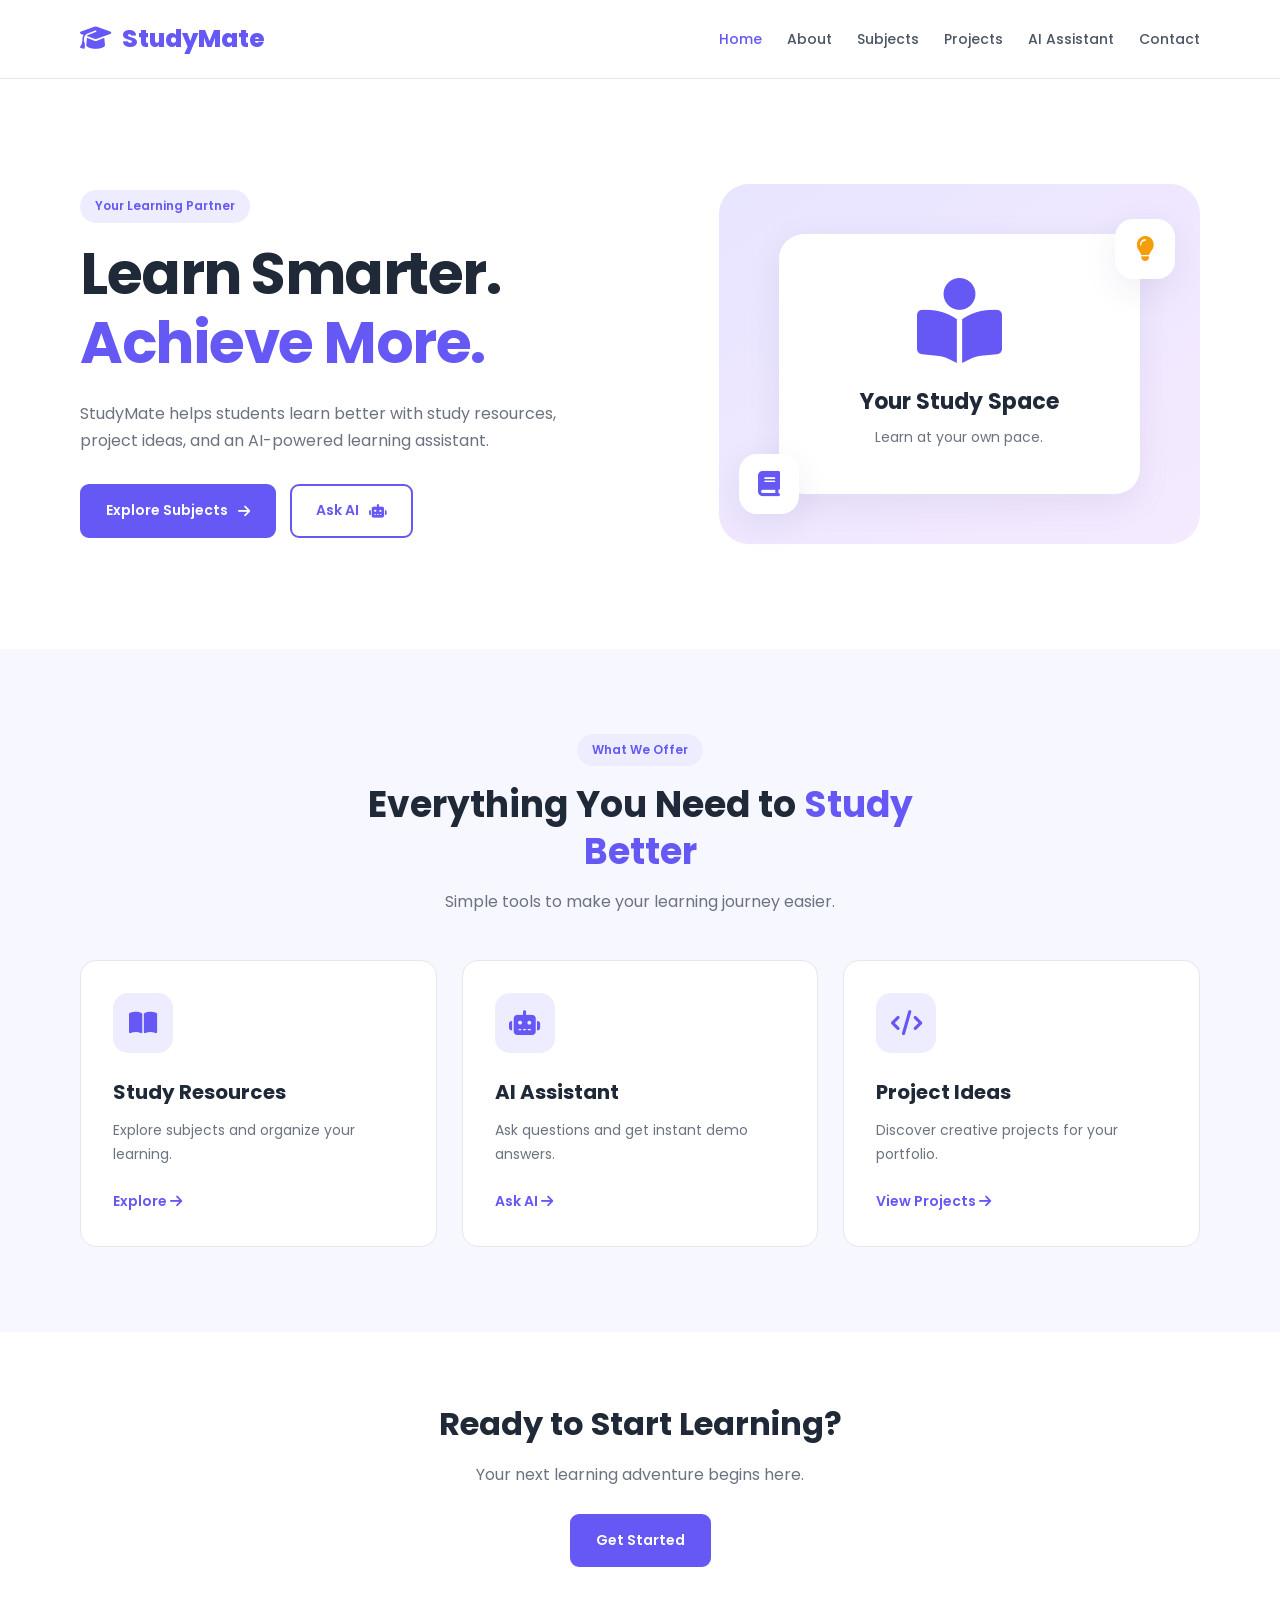
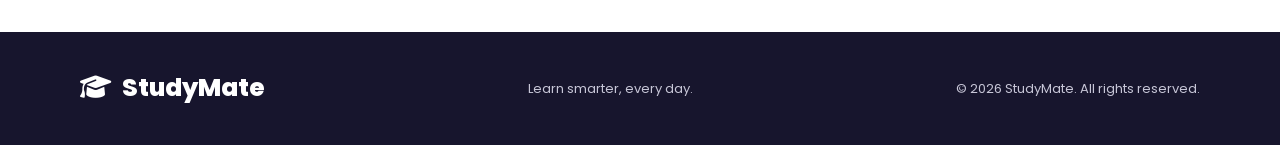
<file: index.html>
<!DOCTYPE html>
<html lang="en">
<head>
    <meta charset="UTF-8">
    <meta name="viewport" content="width=device-width, initial-scale=1.0">
    <title>StudyMate | Home</title>

    <link rel="stylesheet" href="./css/index.css">
    <link rel="stylesheet" href="./css/home.css">
    <script src="../js/assistant.js" defer></script>


    <!-- Font Awesome -->
    <link rel="stylesheet"
          href="https://cdnjs.cloudflare.com/ajax/libs/font-awesome/6.5.2/css/all.min.css">
</head>
<body>

<header class="header">
    <nav class="navbar container">
        <a href="index.html" class="logo">
            <i class="fa-solid fa-graduation-cap"></i> StudyMate
        </a>

        <input type="checkbox" id="menu-toggle">
        <label for="menu-toggle" class="menu-icon">
            <i class="fa-solid fa-bars"></i>
        </label>

        <ul class="nav-links">
            <li><a class="active" href="index.html">Home</a></li>
            <li><a href="./html/about.html">About</a></li>
            <li><a href="./html/subjects.html">Subjects</a></li>
            <li><a href="./html/projects.html">Projects</a></li>
            <li><a href="./html/ai-assistant.html">AI Assistant</a></li>
            <li><a href="./html/contact.html">Contact</a></li>
        </ul>
    </nav>
</header>

<main>
    <section class="hero container">
        <div class="hero-content">
            <span class="tag">Your Learning Partner</span>
            <h1>Learn Smarter.<br><span>Achieve More.</span></h1>

            <p>
                StudyMate helps students learn better with study resources,
                project ideas, and an AI-powered learning assistant.
            </p>

            <div class="hero-buttons">
                <a href="./html/subjects.html" class="btn">
                    Explore Subjects <i class="fa-solid fa-arrow-right"></i>
                </a>
                <a href="./html/ai-assistant.html" class="btn btn-outline">
                    Ask AI <i class="fa-solid fa-robot"></i>
                </a>
            </div>
        </div>

        <div class="hero-image">
            <div class="image-card">
                <i class="fa-solid fa-book-open-reader"></i>
                <h3>Your Study Space</h3>
                <p>Learn at your own pace.</p>
            </div>
            <div class="floating-icon"><i class="fa-solid fa-lightbulb"></i></div>
            <div class="floating-icon second"><i class="fa-solid fa-book"></i></div>
        </div>
    </section>

    <section class="features section">
        <div class="container">
            <div class="section-heading">
                <span class="tag">What We Offer</span>
                <h2>Everything You Need to <span>Study Better</span></h2>
                <p>Simple tools to make your learning journey easier.</p>
            </div>

            <div class="feature-grid">
                <div class="feature-card">
                    <i class="fa-solid fa-book-open"></i>
                    <h3>Study Resources</h3>
                    <p>Explore subjects and organize your learning.</p>
                    <a href="./html/subjects.html">Explore <i class="fa-solid fa-arrow-right"></i></a>
                </div>

                <div class="feature-card">
                    <i class="fa-solid fa-robot"></i>
                    <h3>AI Assistant</h3>
                    <p>Ask questions and get instant demo answers.</p>
                    <a href="./html/ai-assistant.html">Ask AI <i class="fa-solid fa-arrow-right"></i></a>
                </div>

                <div class="feature-card">
                    <i class="fa-solid fa-code"></i>
                    <h3>Project Ideas</h3>
                    <p>Discover creative projects for your portfolio.</p>
                    <a href="./html/projects.html">View Projects <i class="fa-solid fa-arrow-right"></i></a>
                </div>
            </div>
        </div>
    </section>

    <section class="cta container">
        <h2>Ready to Start Learning?</h2>
        <p>Your next learning adventure begins here.</p>
        <a href="./html/subjects.html" class="btn">Get Started</a>
    </section>
</main>

<footer class="footer">
    <div class="container footer-content">
        <a href="index.html" class="logo">
            <i class="fa-solid fa-graduation-cap"></i> StudyMate
        </a>
        <p>Learn smarter, every day.</p>
        <p>© 2026 StudyMate. All rights reserved.</p>
    </div>
</footer>

</body>
</html>
</file>
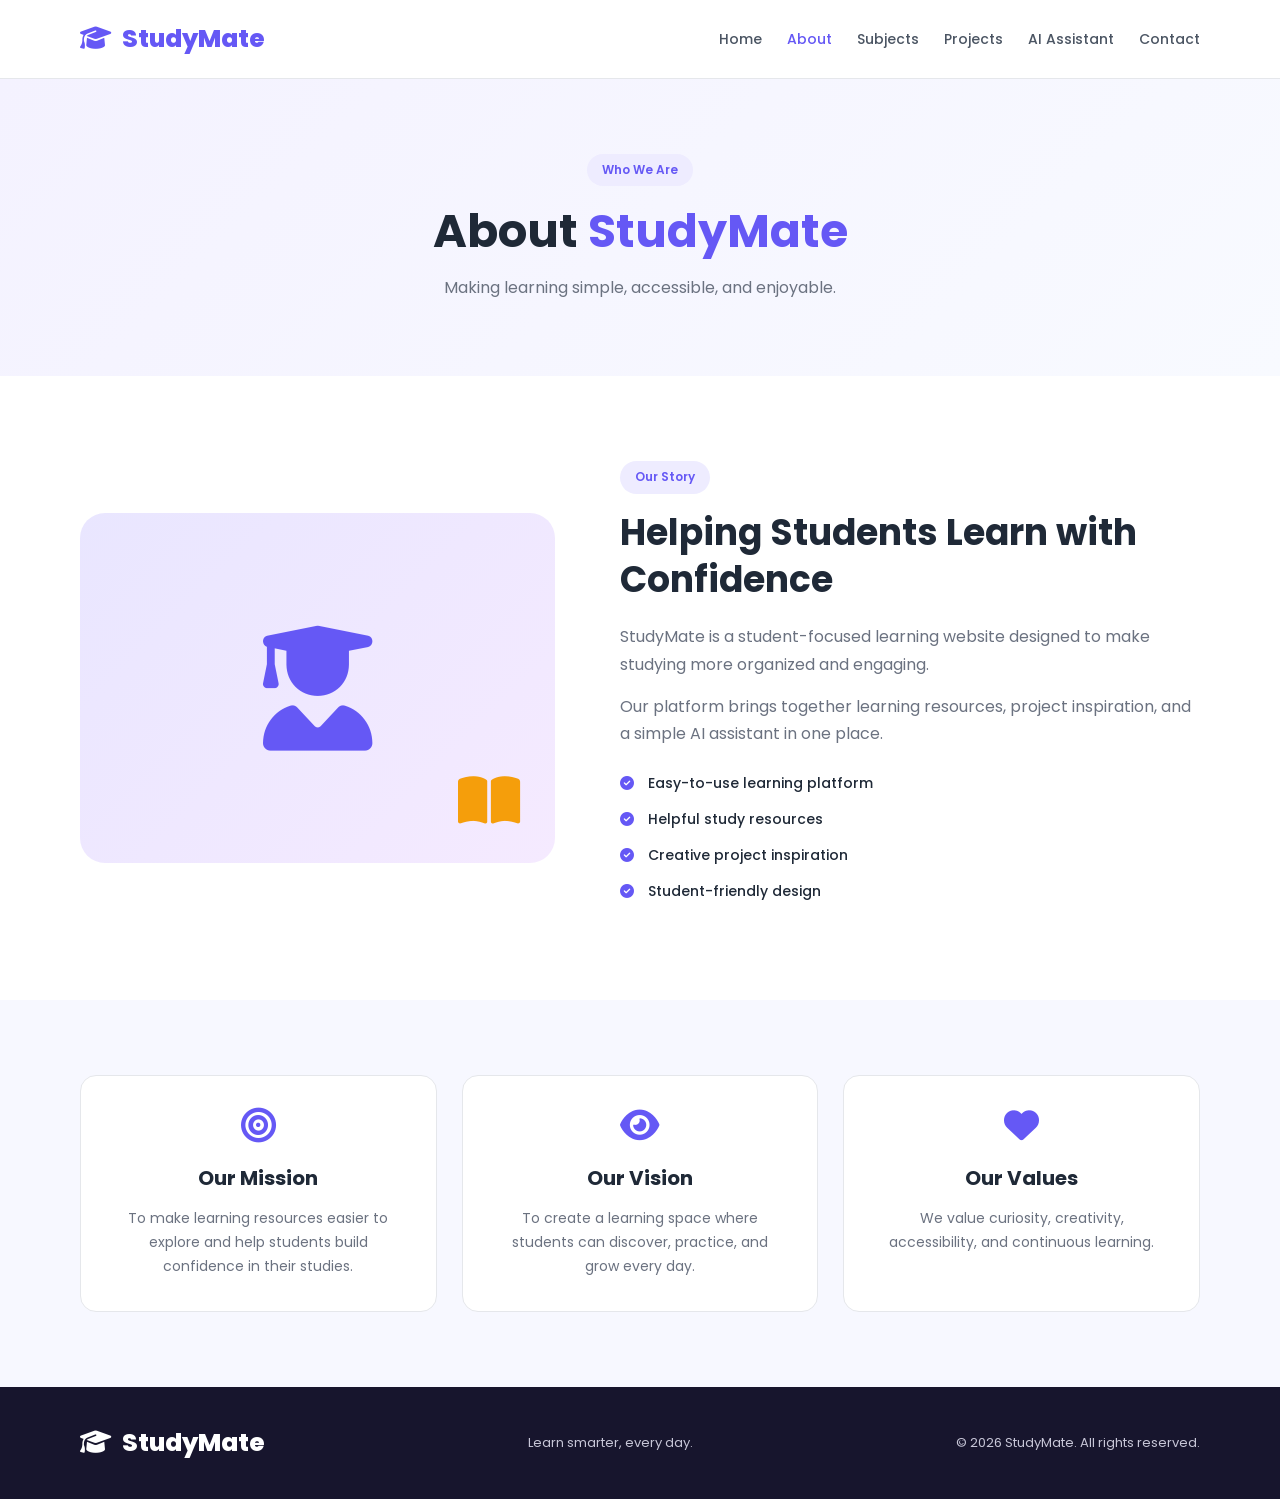
<file: html/about.html>
<!DOCTYPE html>
<html lang="en">
<head>
    <meta charset="UTF-8">
    <meta name="viewport" content="width=device-width, initial-scale=1.0">
    <title>About Us | StudyMate</title>

    <link rel="stylesheet" href="../css/index.css">
    <link rel="stylesheet" href="../css/about.css">
    <script src="../js/assistant.js" defer></script>
    <link rel="stylesheet"
          href="https://cdnjs.cloudflare.com/ajax/libs/font-awesome/6.5.2/css/all.min.css">
</head>
<body>

<header class="header">
    <nav class="navbar container">
        <a href="../index.html" class="logo">
            <i class="fa-solid fa-graduation-cap"></i> StudyMate
        </a>
        <input type="checkbox" id="menu-toggle">
        <label for="menu-toggle" class="menu-icon">
            <i class="fa-solid fa-bars"></i>
        </label>
        <ul class="nav-links">
            <li><a href="../index.html">Home</a></li>
            <li><a class="active" href="about.html">About</a></li>
            <li><a href="subjects.html">Subjects</a></li>
            <li><a href="projects.html">Projects</a></li>
            <li><a href="ai-assistant.html">AI Assistant</a></li>
            <li><a href="contact.html">Contact</a></li>
        </ul>
    </nav>
</header>

<main>
    <section class="page-banner">
        <div class="container">
            <span class="tag">Who We Are</span>
            <h1>About <span>StudyMate</span></h1>
            <p>Making learning simple, accessible, and enjoyable.</p>
        </div>
    </section>

    <section class="about-section section container">
        <div class="about-visual">
            <i class="fa-solid fa-user-graduate"></i>
            <i class="fa-solid fa-book-open about-book"></i>
        </div>

        <div class="about-content">
            <span class="tag">Our Story</span>
            <h2>Helping Students Learn with Confidence</h2>
            <p>
                StudyMate is a student-focused learning website designed
                to make studying more organized and engaging.
            </p>
            <p>
                Our platform brings together learning resources, project
                inspiration, and a simple AI assistant in one place.
            </p>

            <div class="about-points">
                <p><i class="fa-solid fa-circle-check"></i> Easy-to-use learning platform</p>
                <p><i class="fa-solid fa-circle-check"></i> Helpful study resources</p>
                <p><i class="fa-solid fa-circle-check"></i> Creative project inspiration</p>
                <p><i class="fa-solid fa-circle-check"></i> Student-friendly design</p>
            </div>
        </div>
    </section>

    <section class="mission section">
        <div class="container mission-grid">
            <div class="mission-card">
                <i class="fa-solid fa-bullseye"></i>
                <h3>Our Mission</h3>
                <p>
                    To make learning resources easier to explore and help
                    students build confidence in their studies.
                </p>
            </div>

            <div class="mission-card">
                <i class="fa-solid fa-eye"></i>
                <h3>Our Vision</h3>
                <p>
                    To create a learning space where students can discover,
                    practice, and grow every day.
                </p>
            </div>

            <div class="mission-card">
                <i class="fa-solid fa-heart"></i>
                <h3>Our Values</h3>
                <p>
                    We value curiosity, creativity, accessibility, and
                    continuous learning.
                </p>
            </div>
        </div>
    </section>
</main>

<footer class="footer">
    <div class="container footer-content">
        <a href="../index.html" class="logo">
            <i class="fa-solid fa-graduation-cap"></i> StudyMate
        </a>
        <p>Learn smarter, every day.</p>
        <p>© 2026 StudyMate. All rights reserved.</p>
    </div>
</footer>

</body>
</html>
</file>
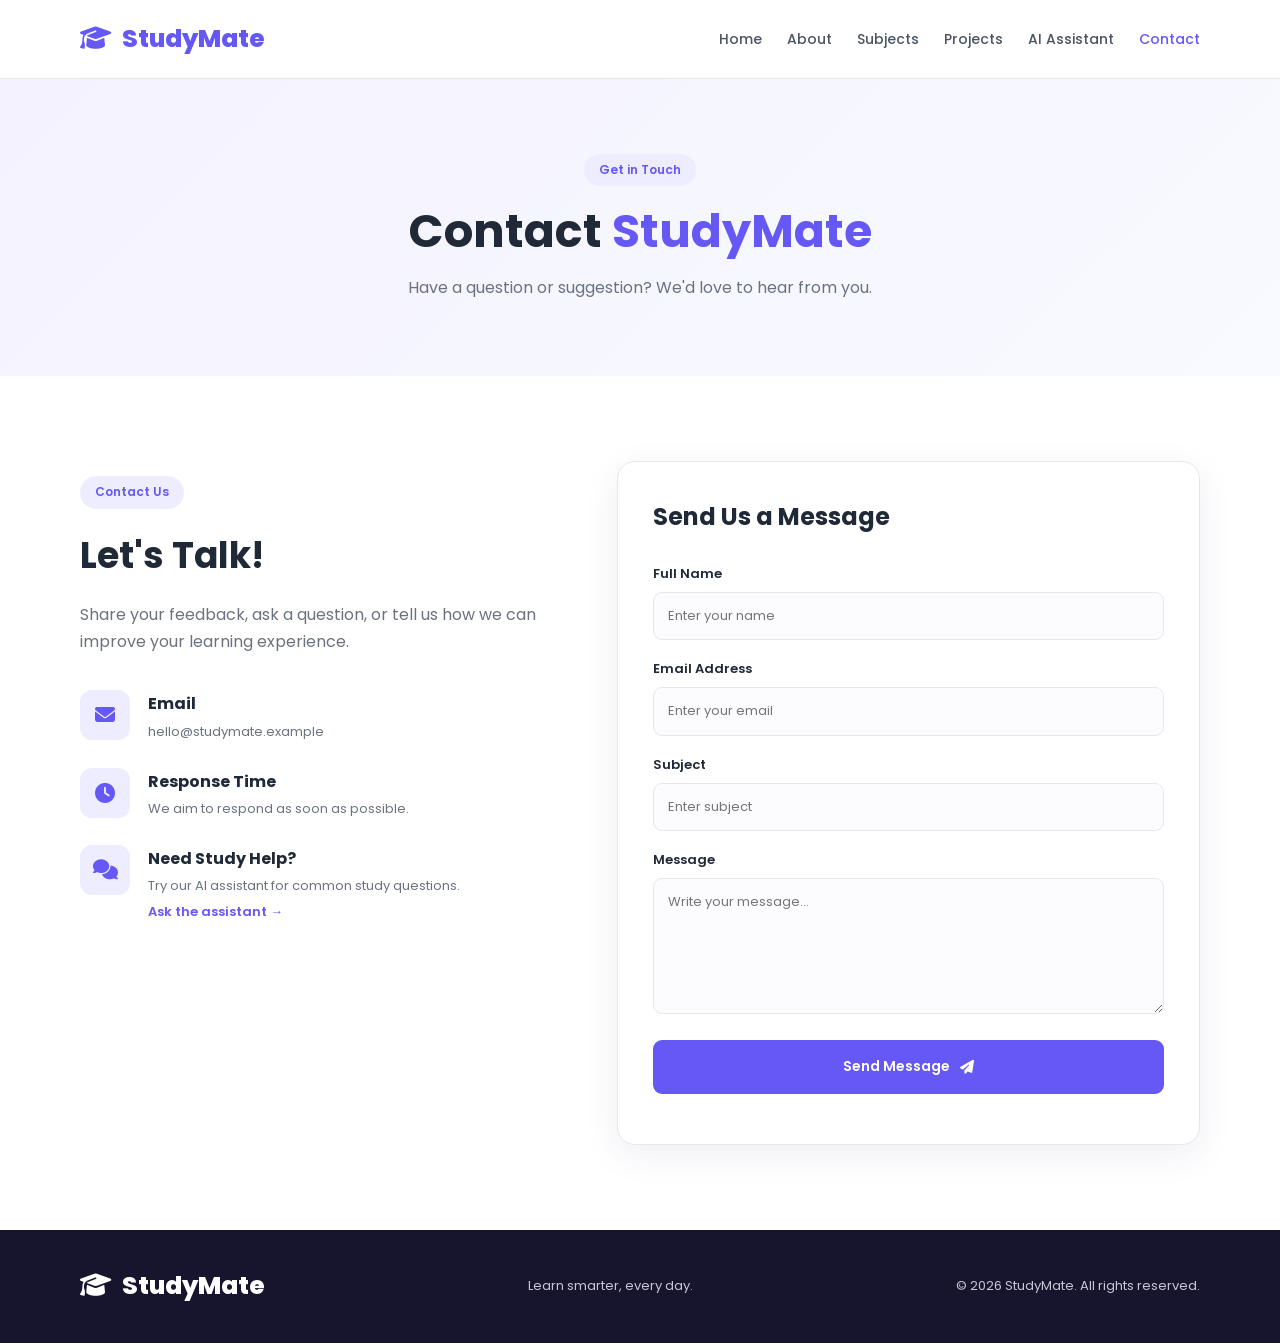
<file: html/contact.html>
<!DOCTYPE html>
<html lang="en">
<head>
    <meta charset="UTF-8">
    <meta name="viewport" content="width=device-width, initial-scale=1.0">
    <title>Contact | StudyMate</title>

    <link rel="stylesheet" href="../css/index.css">
    <link rel="stylesheet" href="../css/contact.css">
    <script src="../js/assistant.js" defer></script>
    <link rel="stylesheet"
          href="https://cdnjs.cloudflare.com/ajax/libs/font-awesome/6.5.2/css/all.min.css">
</head>
<body>

<header class="header">
    <nav class="navbar container">
        <a href="../index.html" class="logo">
            <i class="fa-solid fa-graduation-cap"></i> StudyMate
        </a>
        <input type="checkbox" id="menu-toggle">
        <label for="menu-toggle" class="menu-icon">
            <i class="fa-solid fa-bars"></i>
        </label>
        <ul class="nav-links">
            <li><a href="../index.html">Home</a></li>
            <li><a href="about.html">About</a></li>
            <li><a href="subjects.html">Subjects</a></li>
            <li><a href="projects.html">Projects</a></li>
            <li><a href="ai-assistant.html">AI Assistant</a></li>
            <li><a class="active" href="contact.html">Contact</a></li>
        </ul>
    </nav>
</header>

<main>
    <section class="page-banner">
        <div class="container">
            <span class="tag">Get in Touch</span>
            <h1>Contact <span>StudyMate</span></h1>
            <p>Have a question or suggestion? We'd love to hear from you.</p>
        </div>
    </section>

    <section class="section container contact-section">
        <div class="contact-info">
            <span class="tag">Contact Us</span>
            <h2>Let's Talk!</h2>
            <p>
                Share your feedback, ask a question, or tell us how we can
                improve your learning experience.
            </p>

            <div class="contact-item">
                <div class="contact-icon">
                    <i class="fa-solid fa-envelope"></i>
                </div>
                <div>
                    <h3>Email</h3>
                    <p>hello@studymate.example</p>
                </div>
            </div>

            <div class="contact-item">
                <div class="contact-icon">
                    <i class="fa-solid fa-clock"></i>
                </div>
                <div>
                    <h3>Response Time</h3>
                    <p>We aim to respond as soon as possible.</p>
                </div>
            </div>

            <div class="contact-item">
                <div class="contact-icon">
                    <i class="fa-solid fa-comments"></i>
                </div>
                <div>
                    <h3>Need Study Help?</h3>
                    <p>Try our AI assistant for common study questions.</p>
                    <a href="ai-assistant.html">Ask the assistant →</a>
                </div>
            </div>
        </div>

        <div class="contact-form-card">
            <h2>Send Us a Message</h2>

            <form id="contact-form">
                <div class="form-group">
                    <label for="name">Full Name</label>
                    <input type="text" id="name" name="name"
                           placeholder="Enter your name" required>
                </div>

                <div class="form-group">
                    <label for="email">Email Address</label>
                    <input type="email" id="email" name="email"
                           placeholder="Enter your email" required>
                </div>

                <div class="form-group">
                    <label for="subject">Subject</label>
                    <input type="text" id="subject" name="subject"
                           placeholder="Enter subject" required>
                </div>

                <div class="form-group">
                    <label for="message">Message</label>
                    <textarea id="message" name="message" rows="5"
                              placeholder="Write your message..." required></textarea>
                </div>

                <button type="submit" class="btn">
                    Send Message <i class="fa-solid fa-paper-plane"></i>
                </button>

                <p id="form-status" class="form-status" aria-live="polite"></p>
            </form>
        </div>
    </section>
</main>

<footer class="footer">
    <div class="container footer-content">
        <a href="../index.html" class="logo">
            <i class="fa-solid fa-graduation-cap"></i> StudyMate
        </a>
        <p>Learn smarter, every day.</p>
        <p>© 2026 StudyMate. All rights reserved.</p>
    </div>
</footer>

<script>
    const contactForm = document.getElementById("contact-form");
    const formStatus = document.getElementById("form-status");

    contactForm.addEventListener("submit", function(event) {
        event.preventDefault();

        formStatus.textContent =
            "Demo only: your message has not been sent to a server.";

        contactForm.reset();
    });
</script>

</body>
</html>
</file>
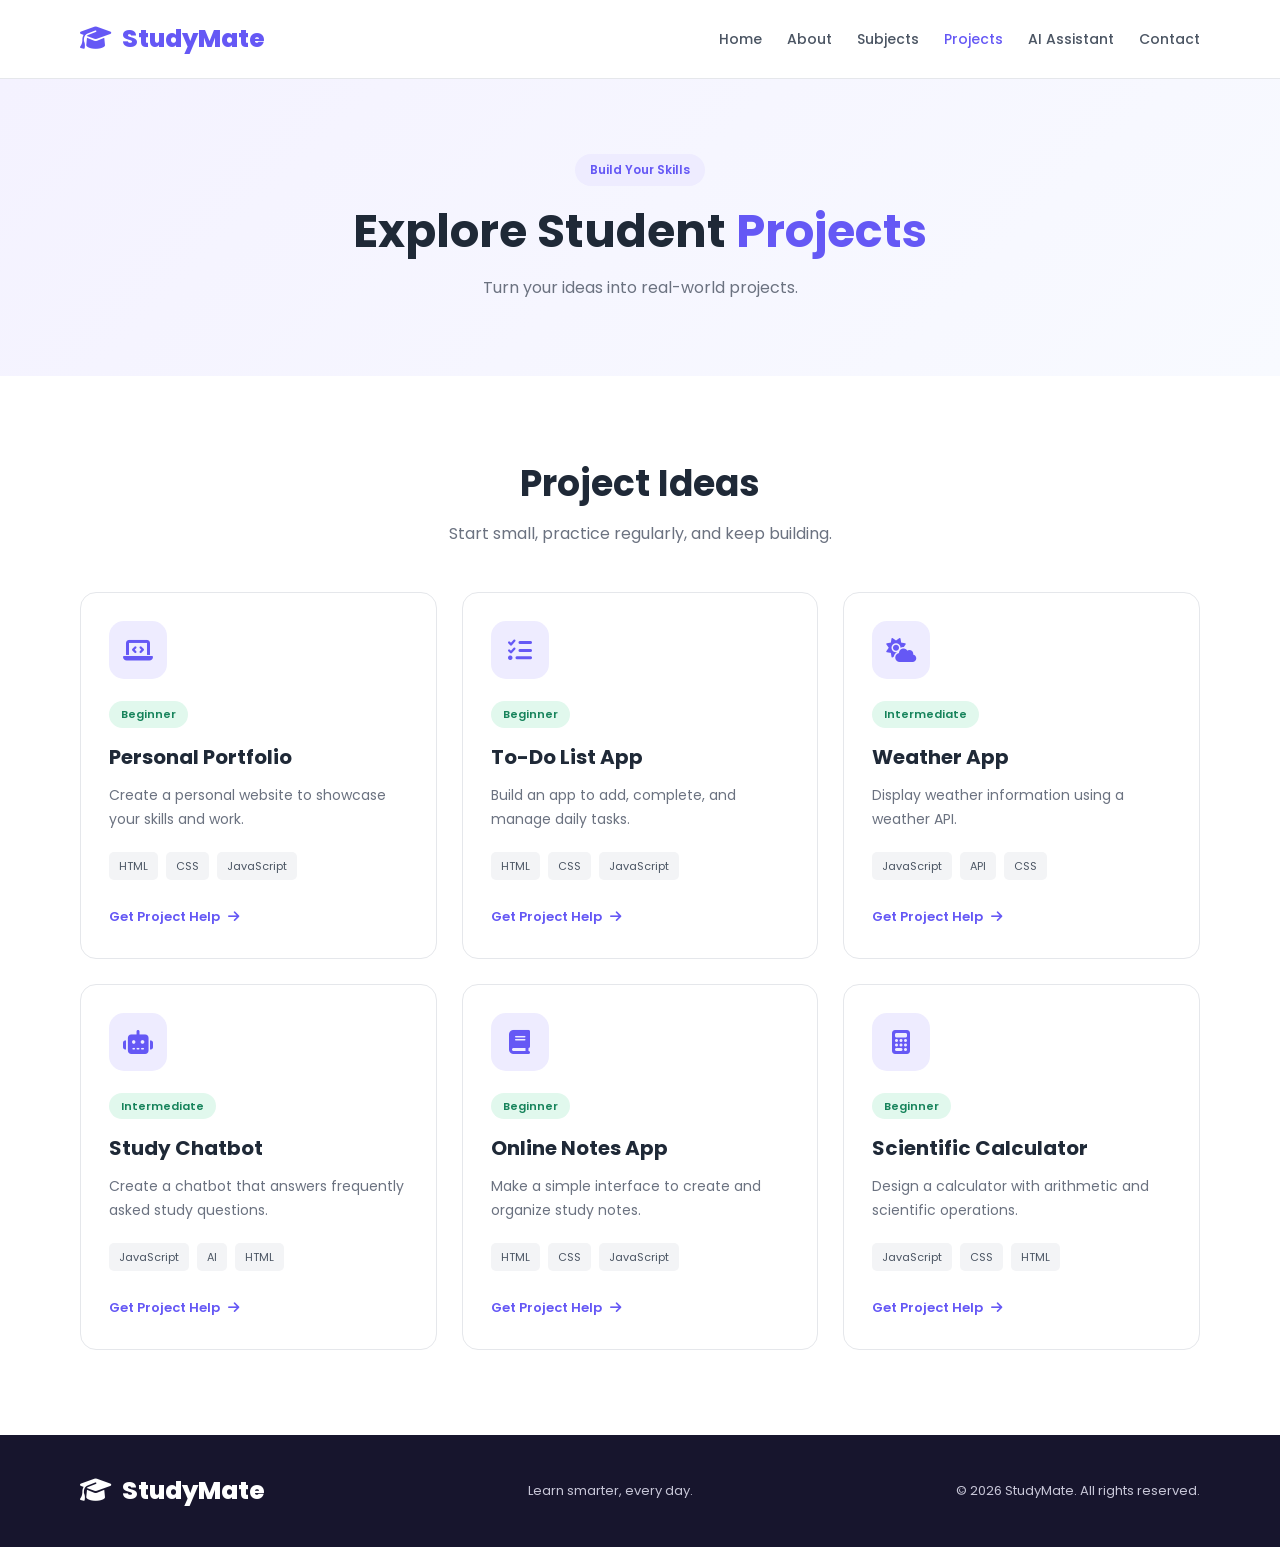
<file: html/projects.html>
<!DOCTYPE html>
<html lang="en">
<head>
    <meta charset="UTF-8">
    <meta name="viewport" content="width=device-width, initial-scale=1.0">
    <title>Projects | StudyMate</title>

    <link rel="stylesheet" href="../css/index.css">
    <link rel="stylesheet" href="../css/projects.css">
    <script src="../js/assistant.js" defer></script>
    <link rel="stylesheet"
          href="https://cdnjs.cloudflare.com/ajax/libs/font-awesome/6.5.2/css/all.min.css">
</head>
<body>

<header class="header">
    <nav class="navbar container">
        <a href="index.html" class="logo">
            <i class="fa-solid fa-graduation-cap"></i> StudyMate
        </a>
        <input type="checkbox" id="menu-toggle">
        <label for="menu-toggle" class="menu-icon">
            <i class="fa-solid fa-bars"></i>
        </label>
        <ul class="nav-links">
            <li><a href="../index.html">Home</a></li>
            <li><a href="about.html">About</a></li>
            <li><a href="subjects.html">Subjects</a></li>
            <li><a class="active" href="projects.html">Projects</a></li>
            <li><a href="ai-assistant.html">AI Assistant</a></li>
            <li><a href="contact.html">Contact</a></li>
        </ul>
    </nav>
</header>

<main>
    <section class="page-banner">
        <div class="container">
            <span class="tag">Build Your Skills</span>
            <h1>Explore Student <span>Projects</span></h1>
            <p>Turn your ideas into real-world projects.</p>
        </div>
    </section>

    <section class="section container">
        <div class="section-heading">
            <h2>Project Ideas</h2>
            <p>Start small, practice regularly, and keep building.</p>
        </div>

        <div class="project-grid">
            <div class="project-card">
                <div class="project-icon">
                    <i class="fa-solid fa-laptop-code"></i>
                </div>
                <span class="project-level">Beginner</span>
                <h3>Personal Portfolio</h3>
                <p>Create a personal website to showcase your skills and work.</p>
                <div class="project-tags">
                    <span>HTML</span><span>CSS</span><span>JavaScript</span>
                </div>
                <a href="ai-assistant.html" class="project-link">
                    Get Project Help <i class="fa-solid fa-arrow-right"></i>
                </a>
            </div>

            <div class="project-card">
                <div class="project-icon">
                    <i class="fa-solid fa-list-check"></i>
                </div>
                <span class="project-level">Beginner</span>
                <h3>To-Do List App</h3>
                <p>Build an app to add, complete, and manage daily tasks.</p>
                <div class="project-tags">
                    <span>HTML</span><span>CSS</span><span>JavaScript</span>
                </div>
                <a href="ai-assistant.html" class="project-link">
                    Get Project Help <i class="fa-solid fa-arrow-right"></i>
                </a>
            </div>

            <div class="project-card">
                <div class="project-icon">
                    <i class="fa-solid fa-cloud-sun"></i>
                </div>
                <span class="project-level">Intermediate</span>
                <h3>Weather App</h3>
                <p>Display weather information using a weather API.</p>
                <div class="project-tags">
                    <span>JavaScript</span><span>API</span><span>CSS</span>
                </div>
                <a href="ai-assistant.html" class="project-link">
                    Get Project Help <i class="fa-solid fa-arrow-right"></i>
                </a>
            </div>

            <div class="project-card">
                <div class="project-icon">
                    <i class="fa-solid fa-robot"></i>
                </div>
                <span class="project-level">Intermediate</span>
                <h3>Study Chatbot</h3>
                <p>Create a chatbot that answers frequently asked study questions.</p>
                <div class="project-tags">
                    <span>JavaScript</span><span>AI</span><span>HTML</span>
                </div>
                <a href="ai-assistant.html" class="project-link">
                    Get Project Help <i class="fa-solid fa-arrow-right"></i>
                </a>
            </div>

            <div class="project-card">
                <div class="project-icon">
                    <i class="fa-solid fa-book"></i>
                </div>
                <span class="project-level">Beginner</span>
                <h3>Online Notes App</h3>
                <p>Make a simple interface to create and organize study notes.</p>
                <div class="project-tags">
                    <span>HTML</span><span>CSS</span><span>JavaScript</span>
                </div>
                <a href="ai-assistant.html" class="project-link">
                    Get Project Help <i class="fa-solid fa-arrow-right"></i>
                </a>
            </div>

            <div class="project-card">
                <div class="project-icon">
                    <i class="fa-solid fa-calculator"></i>
                </div>
                <span class="project-level">Beginner</span>
                <h3>Scientific Calculator</h3>
                <p>Design a calculator with arithmetic and scientific operations.</p>
                <div class="project-tags">
                    <span>JavaScript</span><span>CSS</span><span>HTML</span>
                </div>
                <a href="ai-assistant.html" class="project-link">
                    Get Project Help <i class="fa-solid fa-arrow-right"></i>
                </a>
            </div>
        </div>
    </section>
</main>

<footer class="footer">
    <div class="container footer-content">
        <a href="../index.html" class="logo">
            <i class="fa-solid fa-graduation-cap"></i> StudyMate
        </a>
        <p>Learn smarter, every day.</p>
        <p>© 2026 StudyMate. All rights reserved.</p>
    </div>
</footer>

</body>
</html>
</file>
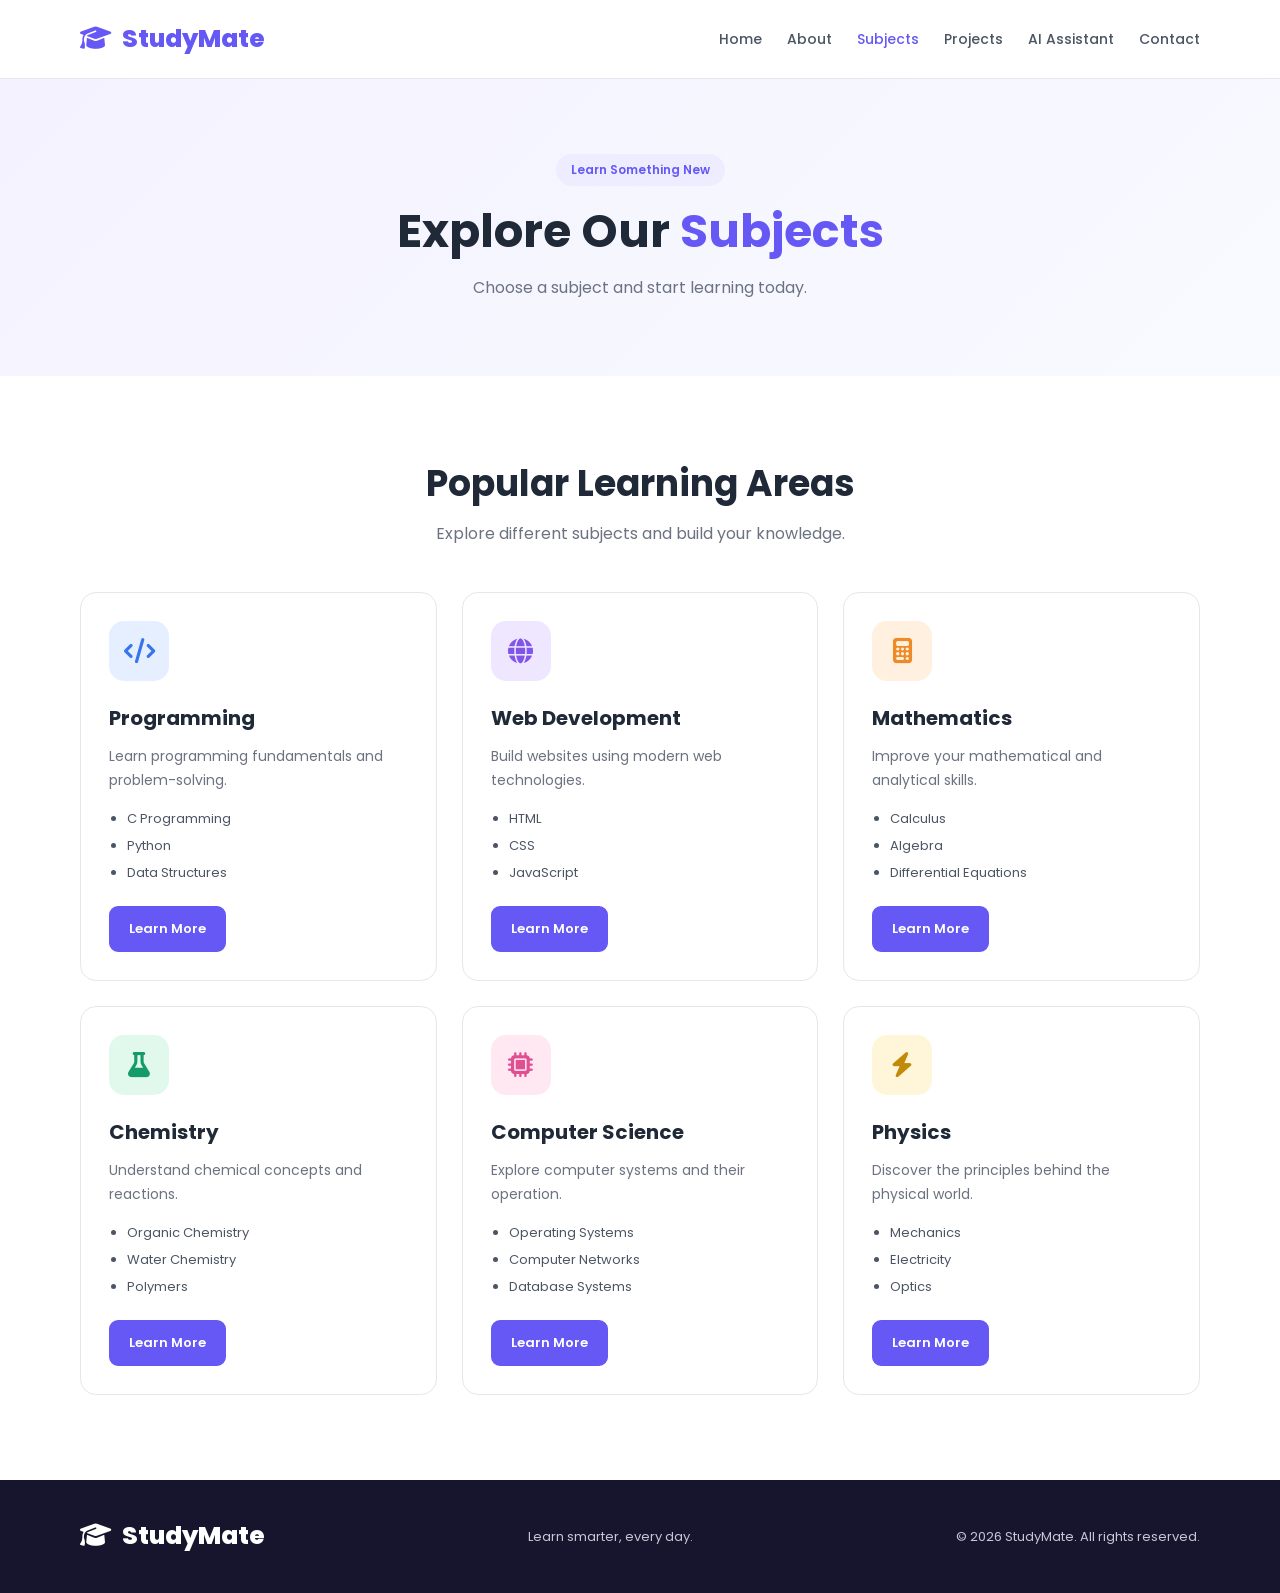
<file: html/subjects.html>
<!DOCTYPE html>
<html lang="en">
<head>
    <meta charset="UTF-8">
    <meta name="viewport" content="width=device-width, initial-scale=1.0">
    <title>Subjects | StudyMate</title>

    <link rel="stylesheet" href="../css/index.css">
    <link rel="stylesheet" href="../css/subjects.css">
    <script src="../js/assistant.js" defer></script>
    <link rel="stylesheet"
          href="https://cdnjs.cloudflare.com/ajax/libs/font-awesome/6.5.2/css/all.min.css">
</head>
<body>

<header class="header">
    <nav class="navbar container">
        <a href="../index.html" class="logo">
            <i class="fa-solid fa-graduation-cap"></i> StudyMate
        </a>
        <input type="checkbox" id="menu-toggle">
        <label for="menu-toggle" class="menu-icon">
            <i class="fa-solid fa-bars"></i>
        </label>
        <ul class="nav-links">
            <li><a href="../index.html">Home</a></li>
            <li><a href="about.html">About</a></li>
            <li><a class="active" href="subjects.html">Subjects</a></li>
            <li><a href="projects.html">Projects</a></li>
            <li><a href="ai-assistant.html">AI Assistant</a></li>
            <li><a href="contact.html">Contact</a></li>
        </ul>
    </nav>
</header>

<main>
    <section class="page-banner">
        <div class="container">
            <span class="tag">Learn Something New</span>
            <h1>Explore Our <span>Subjects</span></h1>
            <p>Choose a subject and start learning today.</p>
        </div>
    </section>

    <section class="section container">
        <div class="section-heading">
            <h2>Popular Learning Areas</h2>
            <p>Explore different subjects and build your knowledge.</p>
        </div>

        <div class="subject-grid">
            <div class="subject-card">
                <div class="subject-icon blue">
                    <i class="fa-solid fa-code"></i>
                </div>
                <h3>Programming</h3>
                <p>Learn programming fundamentals and problem-solving.</p>
                <ul>
                    <li>C Programming</li>
                    <li>Python</li>
                    <li>Data Structures</li>
                </ul>
                <a href="ai-assistant.html" class="btn btn-small">Learn More</a>
            </div>

            <div class="subject-card">
                <div class="subject-icon purple">
                    <i class="fa-solid fa-globe"></i>
                </div>
                <h3>Web Development</h3>
                <p>Build websites using modern web technologies.</p>
                <ul>
                    <li>HTML</li>
                    <li>CSS</li>
                    <li>JavaScript</li>
                </ul>
                <a href="ai-assistant.html" class="btn btn-small">Learn More</a>
            </div>

            <div class="subject-card">
                <div class="subject-icon orange">
                    <i class="fa-solid fa-calculator"></i>
                </div>
                <h3>Mathematics</h3>
                <p>Improve your mathematical and analytical skills.</p>
                <ul>
                    <li>Calculus</li>
                    <li>Algebra</li>
                    <li>Differential Equations</li>
                </ul>
                <a href="ai-assistant.html" class="btn btn-small">Learn More</a>
            </div>

            <div class="subject-card">
                <div class="subject-icon green">
                    <i class="fa-solid fa-flask"></i>
                </div>
                <h3>Chemistry</h3>
                <p>Understand chemical concepts and reactions.</p>
                <ul>
                    <li>Organic Chemistry</li>
                    <li>Water Chemistry</li>
                    <li>Polymers</li>
                </ul>
                <a href="ai-assistant.html" class="btn btn-small">Learn More</a>
            </div>

            <div class="subject-card">
                <div class="subject-icon pink">
                    <i class="fa-solid fa-microchip"></i>
                </div>
                <h3>Computer Science</h3>
                <p>Explore computer systems and their operation.</p>
                <ul>
                    <li>Operating Systems</li>
                    <li>Computer Networks</li>
                    <li>Database Systems</li>
                </ul>
                <a href="ai-assistant.html" class="btn btn-small">Learn More</a>
            </div>

            <div class="subject-card">
                <div class="subject-icon yellow">
                    <i class="fa-solid fa-bolt"></i>
                </div>
                <h3>Physics</h3>
                <p>Discover the principles behind the physical world.</p>
                <ul>
                    <li>Mechanics</li>
                    <li>Electricity</li>
                    <li>Optics</li>
                </ul>
                <a href="ai-assistant.html" class="btn btn-small">Learn More</a>
            </div>
        </div>
    </section>
</main>

<footer class="footer">
    <div class="container footer-content">
        <a href="../index.html" class="logo">
            <i class="fa-solid fa-graduation-cap"></i> StudyMate
        </a>
        <p>Learn smarter, every day.</p>
        <p>© 2026 StudyMate. All rights reserved.</p>
    </div>
</footer>

</body>
</html>
</file>
<file: css/index.css>
@import url('https://fonts.googleapis.com/css2?family=Poppins:wght@300;400;500;600;700;800&display=swap');

:root {
    --primary: #6558f5;
    --primary-dark: #4c3de0;
    --secondary: #8b5cf6;
    --text: #1f2937;
    --muted: #6b7280;
    --light: #f7f8ff;
    --white: #ffffff;
    --border: #e5e7eb;
    --shadow: 0 10px 35px rgba(45, 40, 100, 0.08);
}

* {
    margin: 0;
    padding: 0;
    box-sizing: border-box;
}

html {
    scroll-behavior: smooth;
}

body {
    font-family: 'Poppins', sans-serif;
    color: var(--text);
    background: var(--white);
    line-height: 1.7;
}

a {
    text-decoration: none;
    color: inherit;
}

ul {
    list-style: none;
}

button, input, textarea {
    font: inherit;
}

button, a {
    -webkit-tap-highlight-color: transparent;
}

.container {
    width: min(1120px, 90%);
    margin: auto;
}

.section {
    padding: 85px 0;
}

.header {
    position: sticky;
    top: 0;
    z-index: 1000;
    background: rgba(255, 255, 255, 0.96);
    border-bottom: 1px solid var(--border);
    backdrop-filter: blur(12px);
}

.navbar {
    min-height: 78px;
    display: flex;
    justify-content: space-between;
    align-items: center;
    gap: 25px;
}

.logo {
    font-size: 25px;
    font-weight: 800;
    color: var(--primary);
    white-space: nowrap;
}

.logo i {
    margin-right: 6px;
}

.nav-links {
    display: flex;
    align-items: center;
    gap: 25px;
}

.nav-links a {
    color: #4b5563;
    font-size: 14px;
    font-weight: 500;
    transition: 0.3s;
}

.nav-links a:hover,
.nav-links a.active {
    color: var(--primary);
}

#menu-toggle,
.menu-icon {
    display: none;
}

.btn {
    display: inline-flex;
    align-items: center;
    justify-content: center;
    gap: 10px;
    padding: 13px 24px;
    background: var(--primary);
    color: white;
    border: 2px solid var(--primary);
    border-radius: 9px;
    font-weight: 600;
    font-size: 14px;
    cursor: pointer;
    transition: 0.3s;
}

.btn:hover {
    background: var(--primary-dark);
    border-color: var(--primary-dark);
    transform: translateY(-2px);
}

.btn-outline {
    background: transparent;
    color: var(--primary);
}

.btn-outline:hover {
    color: white;
}

.btn-small {
    padding: 10px 18px;
    font-size: 13px;
}

.tag {
    display: inline-block;
    color: var(--primary);
    background: #eeecff;
    border-radius: 30px;
    padding: 6px 15px;
    font-size: 12px;
    font-weight: 600;
    margin-bottom: 16px;
}

.section-heading {
    text-align: center;
    max-width: 650px;
    margin: 0 auto 45px;
}

.section-heading h2 {
    font-size: clamp(25px, 3vw, 36px);
    line-height: 1.3;
    margin-bottom: 12px;
}

.section-heading h2 span,
.page-banner h1 span {
    color: var(--primary);
}

.section-heading p,
.page-banner p {
    color: var(--muted);
}

.page-banner {
    text-align: center;
    padding: 75px 0;
    background: linear-gradient(135deg, #f4f2ff, #f8faff);
}

.page-banner h1 {
    font-size: clamp(30px, 5vw, 46px);
    line-height: 1.3;
    margin-bottom: 12px;
}

.footer {
    background: #17152d;
    color: #c7c6d7;
    padding: 35px 0;
}

.footer-content {
    display: flex;
    justify-content: space-between;
    align-items: center;
    gap: 20px;
    flex-wrap: wrap;
}

.footer .logo {
    color: white;
}

.footer p {
    font-size: 13px;
}

@media (max-width: 900px) {
    .nav-links {
        gap: 14px;
    }

    .nav-links a {
        font-size: 12px;
    }
}

@media (max-width: 700px) {
    .navbar {
        min-height: 70px;
        flex-wrap: wrap;
        padding: 15px 0;
    }

    .menu-icon {
        display: block;
        font-size: 24px;
        color: var(--primary);
        cursor: pointer;
        margin-left: auto;
    }

    .nav-links {
        display: none;
        flex-direction: column;
        align-items: flex-start;
        width: 100%;
        gap: 0;
        padding: 10px 0;
    }

    .nav-links li {
        width: 100%;
    }

    .nav-links a {
        display: block;
        padding: 10px 0;
        font-size: 15px;
    }

    #menu-toggle:checked ~ .nav-links {
        display: flex;
    }

    .section {
        padding: 60px 0;
    }

    .page-banner {
        padding: 55px 0;
    }

    .footer-content {
        flex-direction: column;
        text-align: center;
    }
}
</file>
<file: css/home.css>
.hero {
    min-height: 570px;
    display: grid;
    grid-template-columns: 1.1fr 0.9fr;
    align-items: center;
    gap: 50px;
    padding-top: 60px;
    padding-bottom: 60px;
}

.hero-content h1 {
    font-size: clamp(38px, 5vw, 58px);
    line-height: 1.2;
    margin-bottom: 22px;
    letter-spacing: -1.5px;
}

.hero-content h1 span {
    color: var(--primary);
}

.hero-content > p {
    color: var(--muted);
    max-width: 500px;
    margin-bottom: 30px;
}

.hero-buttons {
    display: flex;
    flex-wrap: wrap;
    gap: 14px;
}

.hero-image {
    position: relative;
    min-height: 360px;
    display: grid;
    place-items: center;
    border-radius: 30px;
    background: linear-gradient(145deg, #e8e5ff, #f5eaff);
}

.image-card {
    width: 75%;
    min-height: 260px;
    display: flex;
    flex-direction: column;
    justify-content: center;
    align-items: center;
    background: white;
    border-radius: 25px;
    box-shadow: var(--shadow);
    text-align: center;
    padding: 30px;
}

.image-card > i {
    font-size: 85px;
    color: var(--primary);
    margin-bottom: 20px;
}

.image-card h3 {
    font-size: 22px;
    margin-bottom: 5px;
}

.image-card p {
    color: var(--muted);
    font-size: 14px;
}

.floating-icon {
    position: absolute;
    top: 35px;
    right: 25px;
    width: 60px;
    height: 60px;
    display: grid;
    place-items: center;
    border-radius: 18px;
    background: white;
    color: #f59e0b;
    font-size: 25px;
    box-shadow: var(--shadow);
}

.floating-icon.second {
    top: auto;
    right: auto;
    bottom: 30px;
    left: 20px;
    color: var(--primary);
}

.features {
    background: var(--light);
}

.feature-grid {
    display: grid;
    grid-template-columns: repeat(3, 1fr);
    gap: 25px;
}

.feature-card {
    background: white;
    padding: 32px;
    border: 1px solid var(--border);
    border-radius: 16px;
    transition: 0.3s;
}

.feature-card:hover {
    transform: translateY(-7px);
    box-shadow: var(--shadow);
}

.feature-card > i {
    width: 60px;
    height: 60px;
    display: grid;
    place-items: center;
    background: #eeecff;
    color: var(--primary);
    border-radius: 15px;
    font-size: 25px;
    margin-bottom: 22px;
}

.feature-card h3 {
    font-size: 20px;
    margin-bottom: 10px;
}

.feature-card p {
    color: var(--muted);
    font-size: 14px;
    margin-bottom: 20px;
}

.feature-card a {
    color: var(--primary);
    font-weight: 600;
    font-size: 14px;
}

.cta {
    text-align: center;
    padding-top: 65px;
    padding-bottom: 65px;
}

.cta h2 {
    font-size: 32px;
    margin-bottom: 10px;
}

.cta p {
    color: var(--muted);
    margin-bottom: 25px;
}

@media (max-width: 800px) {
    .hero {
        grid-template-columns: 1fr;
        gap: 40px;
    }

    .hero-content {
        text-align: center;
    }

    .hero-content > p {
        margin-left: auto;
        margin-right: auto;
    }

    .hero-buttons {
        justify-content: center;
    }

    .hero-image {
        min-height: 320px;
    }

    .feature-grid {
        grid-template-columns: 1fr 1fr;
    }
}

@media (max-width: 550px) {
    .feature-grid {
        grid-template-columns: 1fr;
    }

    .hero-content h1 {
        font-size: 38px;
    }

    .cta h2 {
        font-size: 26px;
    }
}
</file>
<file: css/about.css>
.about-section {
    display: grid;
    grid-template-columns: 0.9fr 1.1fr;
    gap: 65px;
    align-items: center;
}

.about-visual {
    min-height: 350px;
    background: linear-gradient(135deg, #e9e6ff, #f5eaff);
    border-radius: 25px;
    display: grid;
    place-items: center;
    position: relative;
    color: var(--primary);
    font-size: 125px;
}

.about-book {
    position: absolute;
    bottom: 35px;
    right: 35px;
    font-size: 55px;
    color: #f59e0b;
}

.about-content h2 {
    font-size: clamp(26px, 3vw, 36px);
    line-height: 1.3;
    margin-bottom: 20px;
}

.about-content > p {
    color: var(--muted);
    margin-bottom: 15px;
}

.about-points {
    margin-top: 25px;
}

.about-points p {
    margin: 12px 0;
    font-size: 14px;
    font-weight: 500;
}

.about-points i {
    color: var(--primary);
    margin-right: 10px;
}

.mission {
    background: var(--light);
    padding: 75px 0;
}

.mission-grid {
    display: grid;
    grid-template-columns: repeat(3, 1fr);
    gap: 25px;
}

.mission-card {
    background: white;
    padding: 32px;
    border-radius: 16px;
    text-align: center;
    border: 1px solid var(--border);
}

.mission-card > i {
    font-size: 35px;
    color: var(--primary);
    margin-bottom: 18px;
}

.mission-card h3 {
    font-size: 20px;
    margin-bottom: 12px;
}

.mission-card p {
    color: var(--muted);
    font-size: 14px;
}

@media (max-width: 750px) {
    .about-section {
        grid-template-columns: 1fr;
        gap: 35px;
    }

    .about-visual {
        min-height: 280px;
        font-size: 100px;
    }

    .mission-grid {
        grid-template-columns: 1fr;
    }
}
</file>
<file: css/contact.css>
.contact-section {
    display: grid;
    grid-template-columns: 0.9fr 1.1fr;
    gap: 60px;
    align-items: start;
}

.contact-info {
    padding-top: 15px;
}

.contact-info h2 {
    font-size: 36px;
    margin-bottom: 15px;
}

.contact-info > p {
    color: var(--muted);
    margin-bottom: 35px;
}

.contact-item {
    display: flex;
    align-items: flex-start;
    gap: 18px;
    margin-bottom: 25px;
}

.contact-icon {
    flex-shrink: 0;
    width: 50px;
    height: 50px;
    display: grid;
    place-items: center;
    background: #eeecff;
    color: var(--primary);
    border-radius: 12px;
    font-size: 20px;
}

.contact-item h3 {
    font-size: 16px;
    margin-bottom: 3px;
}

.contact-item p,
.contact-item a {
    color: var(--muted);
    font-size: 13px;
}

.contact-item a {
    color: var(--primary);
    font-weight: 600;
}

.contact-form-card {
    padding: 35px;
    border: 1px solid var(--border);
    border-radius: 18px;
    box-shadow: var(--shadow);
    background: white;
}

.contact-form-card h2 {
    font-size: 24px;
    margin-bottom: 25px;
}

.form-group {
    margin-bottom: 18px;
}

.form-group label {
    display: block;
    font-size: 13px;
    font-weight: 600;
    margin-bottom: 7px;
}

.form-group input,
.form-group textarea {
    width: 100%;
    border: 1px solid var(--border);
    border-radius: 9px;
    padding: 12px 14px;
    outline: none;
    font-size: 13px;
    background: #fcfcff;
}

.form-group input:focus,
.form-group textarea:focus {
    border-color: var(--primary);
}

.form-group textarea {
    resize: vertical;
}

.contact-form-card .btn {
    width: 100%;
}

.form-status {
    color: #16835b;
    font-size: 13px;
    margin-top: 15px;
}

@media (max-width: 800px) {
    .contact-section {
        grid-template-columns: 1fr;
        gap: 35px;
    }

    .contact-form-card {
        padding: 25px;
    }
}
</file>
<file: css/projects.css>
.project-grid {
    display: grid;
    grid-template-columns: repeat(3, 1fr);
    gap: 25px;
}

.project-card {
    border: 1px solid var(--border);
    border-radius: 16px;
    padding: 28px;
    background: white;
    transition: 0.3s;
}

.project-card:hover {
    transform: translateY(-6px);
    box-shadow: var(--shadow);
}

.project-icon {
    width: 58px;
    height: 58px;
    display: grid;
    place-items: center;
    border-radius: 15px;
    background: #eeecff;
    color: var(--primary);
    font-size: 24px;
    margin-bottom: 20px;
}

.project-level {
    display: inline-block;
    color: #16835b;
    background: #e1f8ed;
    padding: 4px 12px;
    border-radius: 20px;
    font-size: 11px;
    font-weight: 600;
    margin-bottom: 12px;
}

.project-card h3 {
    font-size: 20px;
    margin-bottom: 10px;
}

.project-card > p {
    font-size: 14px;
    color: var(--muted);
    margin-bottom: 20px;
}

.project-tags {
    display: flex;
    flex-wrap: wrap;
    gap: 8px;
    margin-bottom: 22px;
}

.project-tags span {
    padding: 5px 10px;
    background: #f3f4f6;
    border-radius: 5px;
    color: #4b5563;
    font-size: 11px;
}

.project-link {
    color: var(--primary);
    font-size: 13px;
    font-weight: 600;
}

.project-link i {
    margin-left: 5px;
    transition: 0.3s;
}

.project-link:hover i {
    transform: translateX(4px);
}

@media (max-width: 850px) {
    .project-grid {
        grid-template-columns: repeat(2, 1fr);
    }
}

@media (max-width: 550px) {
    .project-grid {
        grid-template-columns: 1fr;
    }
}
</file>
<file: css/subjects.css>
.subject-grid {
    display: grid;
    grid-template-columns: repeat(3, 1fr);
    gap: 25px;
}

.subject-card {
    border: 1px solid var(--border);
    border-radius: 16px;
    padding: 28px;
    background: white;
    transition: 0.3s;
}

.subject-card:hover {
    transform: translateY(-6px);
    box-shadow: var(--shadow);
}

.subject-icon {
    width: 60px;
    height: 60px;
    border-radius: 15px;
    display: grid;
    place-items: center;
    font-size: 25px;
    margin-bottom: 20px;
}

.blue {
    background: #e5efff;
    color: #3675ed;
}

.purple {
    background: #eee7ff;
    color: #8055e8;
}

.orange {
    background: #fff0df;
    color: #ef8a27;
}

.green {
    background: #e1f8ed;
    color: #159b69;
}

.pink {
    background: #ffe8f1;
    color: #e04f91;
}

.yellow {
    background: #fff6d9;
    color: #c18a08;
}

.subject-card h3 {
    font-size: 20px;
    margin-bottom: 10px;
}

.subject-card > p {
    font-size: 14px;
    color: var(--muted);
    margin-bottom: 15px;
}

.subject-card ul {
    margin-bottom: 22px;
    padding-left: 18px;
    list-style: disc;
    color: #4b5563;
    font-size: 13px;
}

.subject-card li {
    margin: 5px 0;
}

@media (max-width: 850px) {
    .subject-grid {
        grid-template-columns: repeat(2, 1fr);
    }
}

@media (max-width: 550px) {
    .subject-grid {
        grid-template-columns: 1fr;
    }
}
</file>
